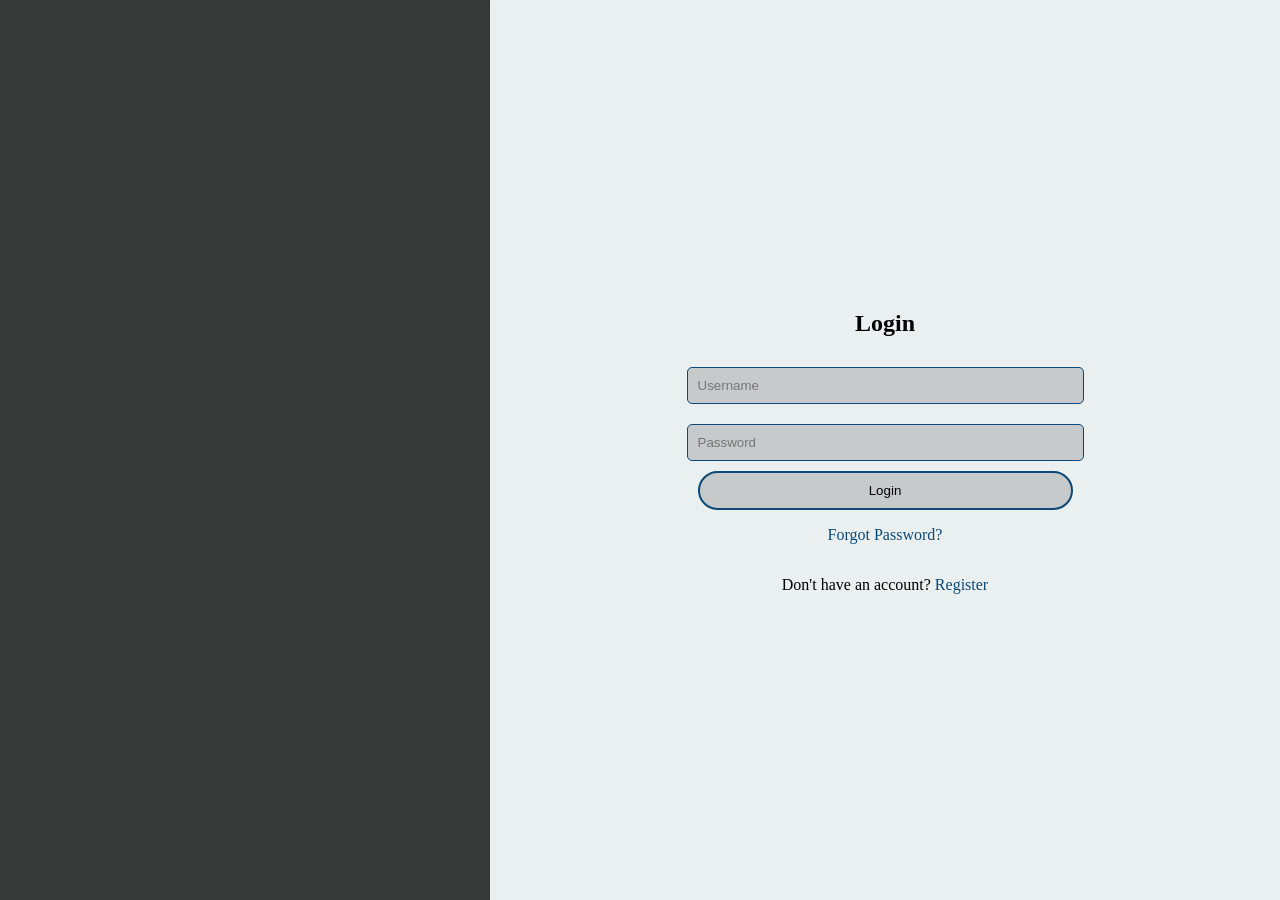
<file: authentication_ui/index.html>
<!DOCTYPE html>
<html>
<head>
  <title>Login</title>
  <link rel="stylesheet" href="style.css">
</head>
<body>

<div class="container">
    <h2>Login</h2>

    <input type="text" placeholder="Username">
    <input type="password" placeholder="Password">

    <button type="submit">Login</button>
    <P>
      <a href="forgot.html">Forgot Password?</a>
    </P>

    <p>
      Don't have an account?
      <a href="register.html">Register</a>
    </p>
</div>
<script src="script.js"></script>
</body>
</html>
</file>
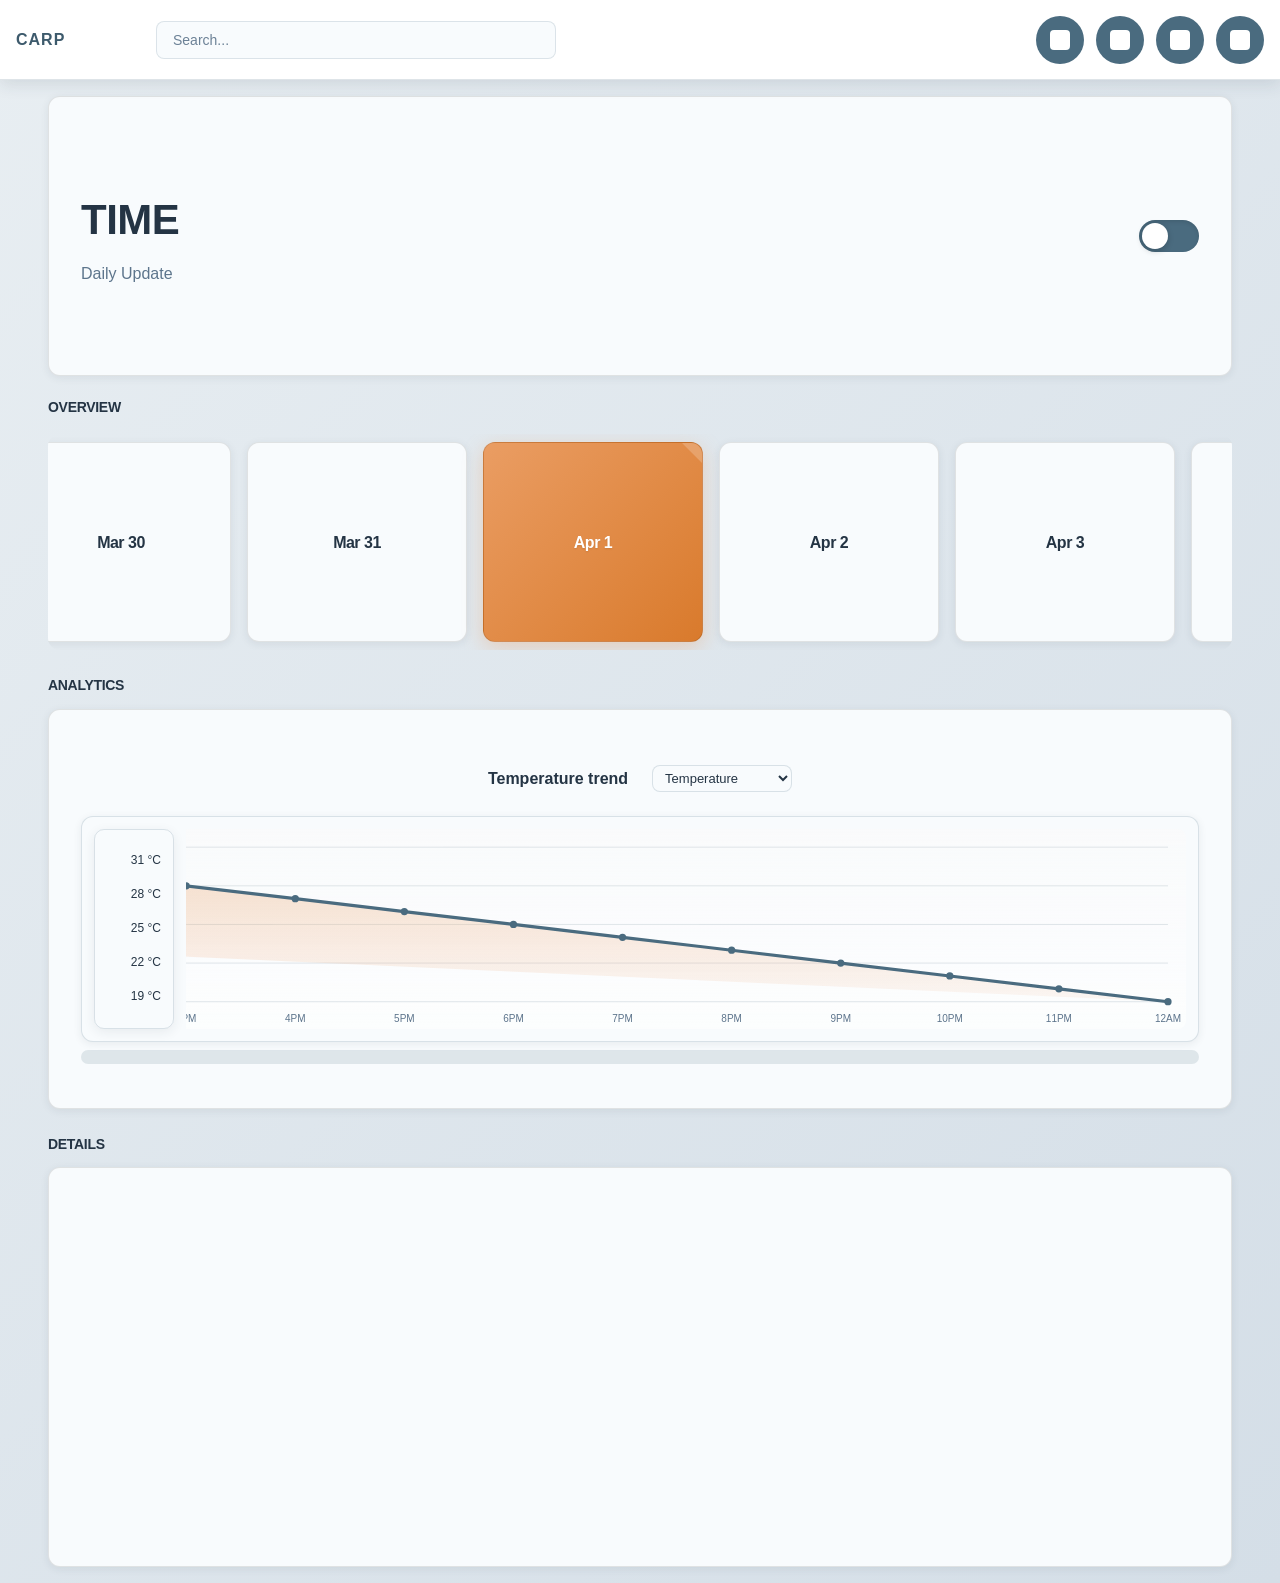
<file: dashboard_ui/index.html>
<!DOCTYPE html>
<html lang="en">

<head>
    <meta charset="UTF-8">
    <meta name="viewport" content="width=device-width, initial-scale=1.0">
    <link rel="stylesheet" href="styles.css">
    <title>CARP Dashboard</title>
</head>

<body>
    <!-- Top Navigation Bar -->
    <nav class="top-navbar">
        <section class="navbar-brand">
            <h2 class="brand-text">CARP</h2>
        </section>
        
        <section class="navbar-search">
            <input type="text" class="search-input" placeholder="Search..." aria-label="Search">
        </section>
        
        <section class="navbar-menu">
            <a href="#" class="nav-item active" title="Dashboard">
                <span class="nav-icon"></span>
            </a>
            <a href="#" class="nav-item" title="Reports">
                <span class="nav-icon"></span>
            </a>
            <a href="#" class="nav-item" title="Analytics"> 
                <span class="nav-icon"></span>
            </a>
            <a href="#" class="nav-item" title="Settings">
                <span class="nav-icon"></span>
            </a>
        </section>
    </nav>

    <!-- Main Dashboard Container -->
    <section class="dashboard-container">

        <!-- PAGE HEADER -->
        <header class="content-header">
            <section class="header-content">
                <h1 class="page-title">TIME</h1>
                <p class="page-subtitle">Daily Update</p>
            </section>
            <section class="header-status">
                <button class="theme-toggle" id="themeToggle" title="Toggle Night Mode" aria-label="Theme Toggle">
                    <span class="toggle-track"></span>
                    <span class="toggle-thumb"></span>
                </button>
            </section>
        </header>

        <!-- DASHBOARD CONTENT -->
        <section class="content-grid">

            <!-- OVERVIEW SECTION -->
            <section class="dashboard-section overview-section">
                <h2 class="section-title">Overview</h2>
                <section class="cards-container">
                    <section class="cards-row scrollable" id="scrollableCards"></section>
                </section>
            </section>

            <!-- ANALYTICS SECTION -->
            <section class="dashboard-section">
                <h2 class="section-title">Analytics</h2>
                <section class="cards-row">
                    <article class="card large weather-card">
                        <div class="analytics-header">
                            <div id="analyticsTitle" class="analytics-title"></div>
                            <div class="analytics-control">
                                <label for="chartType">
                                    <select id="chartType" aria-label="Choose analytics chart type">
                                        <option value="temperature">Temperature</option>
                                        <option value="humidity">Humidity</option>
                                        <option value="uv">UV Index</option>
                                        <option value="rain">Rain Precipitation</option>
                                    </select>
                                </label>
                            </div>
                        </div>
                        <div id="analyticsChartArea" class="analytics-chart-area" aria-live="polite">
                            <div class="analytics-chart-legend"></div>
                            <div class="analytics-chart-view" id="analyticsChartView">
                                Loading temperature graph...
                            </div>
                        </div>
                        <div class="analytics-scrollbar" id="analyticsScrollbar">
                            <div class="analytics-scroll-content" id="analyticsScrollContent"></div>
                        </div>
                    </article>
                </section>
            </section>

            <!-- DETAILS SECTION -->
            <section class="dashboard-section">
                <h2 class="section-title">Details</h2>
                <section class="cards-row">
                    <article class="card large"></article>
                </section>
            </section>

        </section>

    </section>

    <script src="dashboard.js"></script>
</body>

</html>
</file>
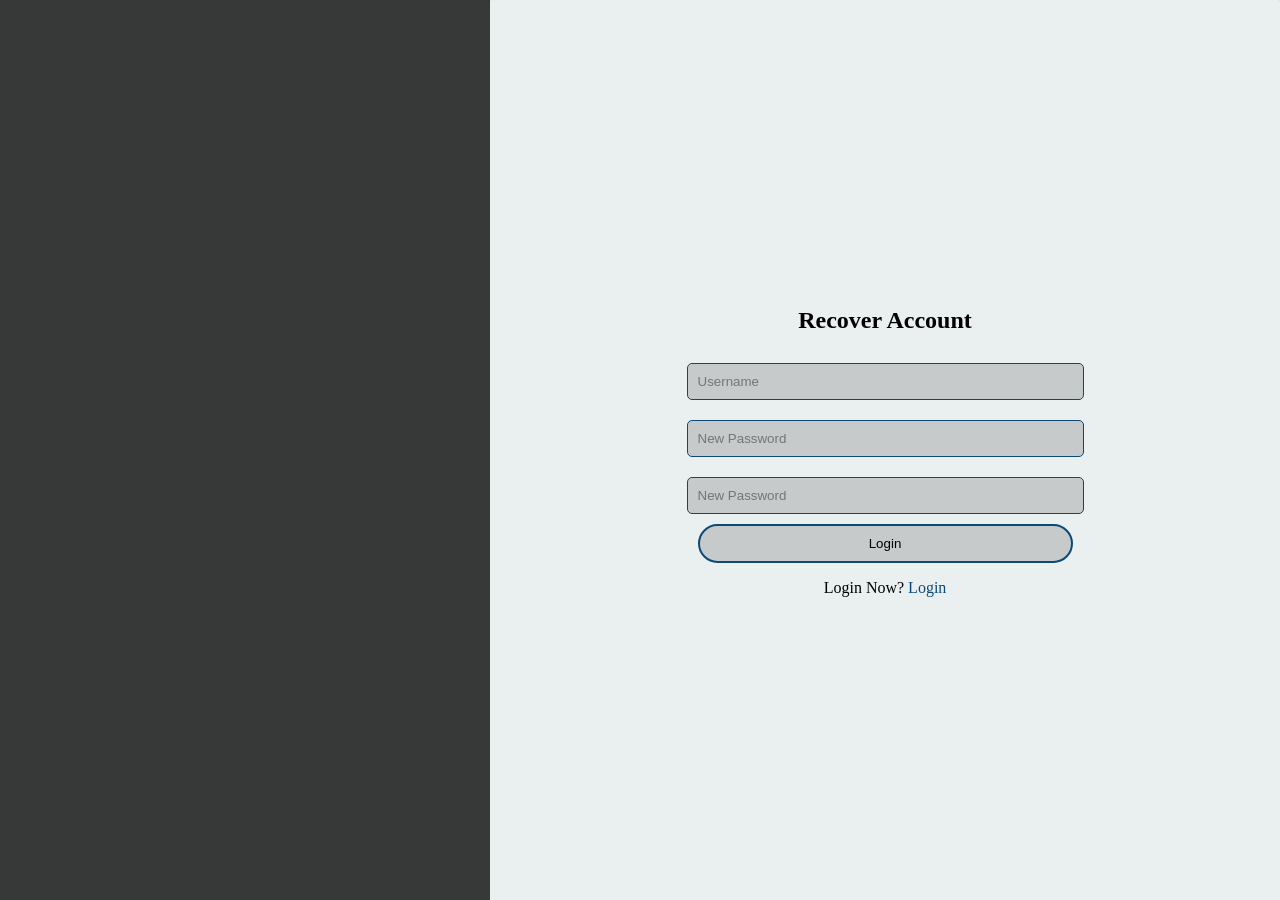
<file: authentication_ui/forgot.html>
<!DOCTYPE html>
<html>
<head>
  <title>Recover Account</title>
  <link rel="stylesheet" href="style.css">
</head>
<body>

<div class="container">
    <h2>Recover Account</h2>

    <input type="text" placeholder="Username">
    <input type="New Password" placeholder="New Password">
    <input type="New Password" placeholder="New Password">

    <button type="submit">Login</button>

    <p>
      Login Now?
      <a href="index.html">Login</a>
    </p>
</div>
<script src="script.js"></script>
</body>
</html>
</file>
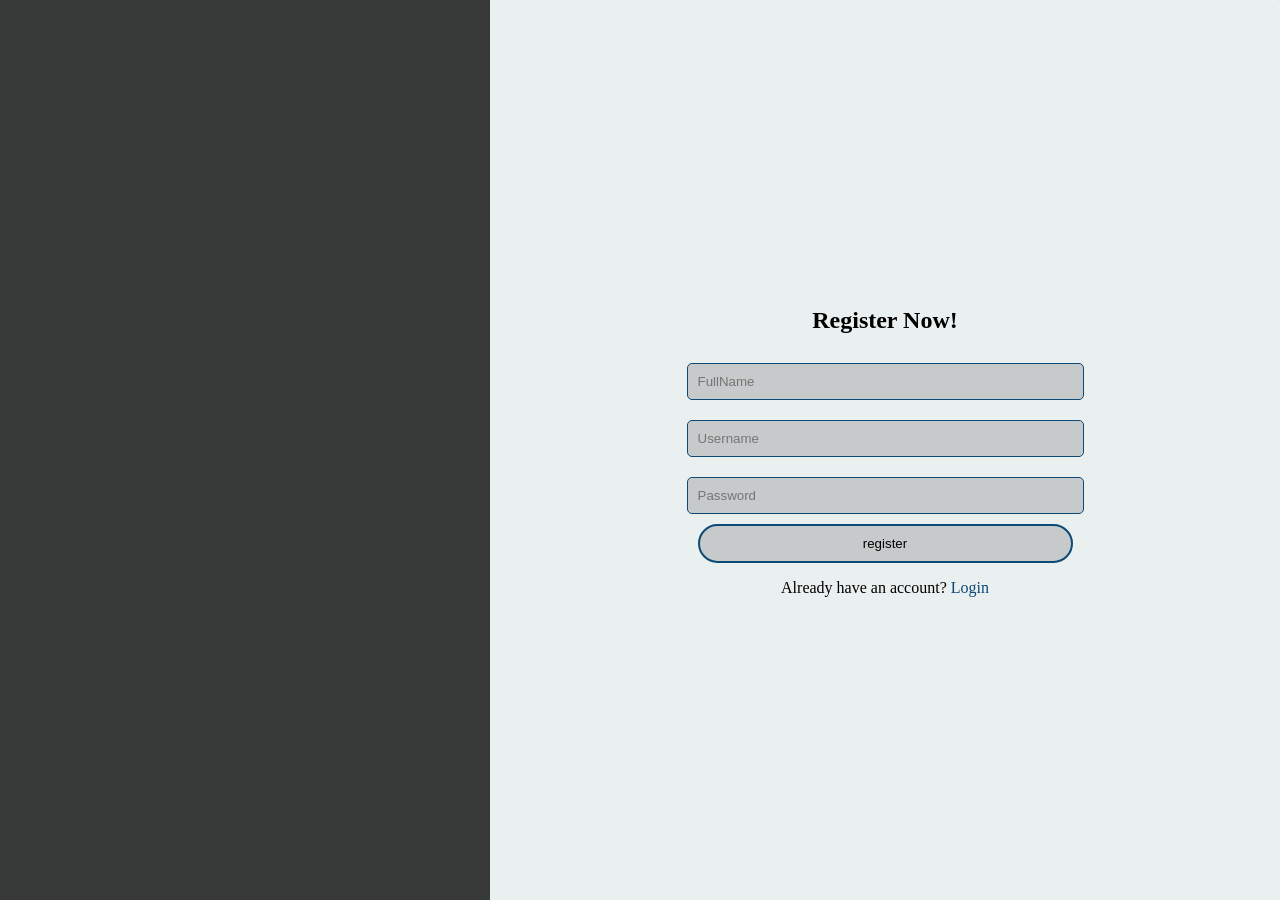
<file: authentication_ui/register.html>
<!DOCTYPE html>
<html>
<head>
    <title>Register</title>
    <link rel="stylesheet" href="style.css">
</head>
<body>

<div class="container">
    <h2>Register Now!</h2>

    <input type="FullName" id="FullName" placeholder="FullName">
    <input type="text" id="username" placeholder="Username">
    <input type="password" id="password" placeholder="Password">
    

    <button onclick="register()">register</button>

    <p>Already have an account? 
        <a href="index.html">Login</a>
    </p>
</div>

<script src="script.js"></script>
</body>
</html>
</file>
<file: authentication_ui/style.css>
body {
  font-family: Cambria, Cochin, Georgia, Times, 'Times New Roman', serif;
  background: #373939; 
  display: flex;
  justify-content: right;
  align-items: right;
  height: 100vh;
  margin: 0;
  border:  #0c4977;
}

.container {
  background: #EAEFEF;
  padding: 20px;
  border-radius: 0.5px;
  width: 750px;
  display: flex;
  flex-direction: column;  
  align-items: center;  
  justify-content: center;
  text-align: center;
  
}

input {
  width: 50%;
  padding: 10px;
  margin: 10px 0;
  background: #C6CACA;
  border: 1px solid  #0c4977;
  border-radius: 5px;
}

input:focus {
  background: #4f5353b3;
  outline: none;
}

button {
  padding: 10px;
  width: 50%;
  background: #C6CACA;
  color: orange(170, 97, 8);
  border: 2px solid #0c4977;
  cursor: pointer;
  border-radius: 60px;
}

button:hover {
  background: #C6CACA(175, 115, 1);
}

button:active {
  background: #4f5353;
}

a {
  color: #0c4977;
  text-decoration: none;
}
</file>
<file: dashboard_ui/styles.css>
/* ==========================================
   CARP DASHBOARD - GLOBAL STYLES
   ========================================== */

:root {
    --color-primary: #EA9D63;
    --color-secondary: #4A6B7F;
    --color-accent: #3D5A6C;
    --color-bg: #E8EEF2;
    --color-surface: #F8FBFD;
    --color-surface-alt: #FFFFFF;
    --color-surface-soft: rgba(255, 255, 255, 0.88);
    --color-border: rgba(74, 107, 127, 0.18);
    --color-text: #243444;
    --color-muted: #5D758C;
    --color-muted-soft: #8598A9;
    --scrollbar-track: rgba(74, 107, 127, 0.15);
    --scrollbar-thumb: rgba(74, 107, 127, 0.7);
    --chart-bg: linear-gradient(180deg, rgba(249, 250, 251, 0.9), rgba(255, 255, 255, 0.6));
    
    /* Spacing */
    --spacing-xs: 8px;
    --spacing-sm: 12px;
    --spacing-md: 16px;
    --spacing-lg: 20px;
    --spacing-xl: 24px;
    
    /* Border Radius */
    --radius-sm: 8px;
    --radius-md: 12px;
    --radius-lg: 16px;
    
    /* Shadows */
    --shadow-sm: 0 2px 8px rgba(34, 51, 68, 0.08);
    --shadow-md: 0 4px 16px rgba(34, 51, 68, 0.12);
    --shadow-lg: 0 8px 24px rgba(34, 51, 68, 0.15);
    
    /* Transitions */
    --transition-fast: 0.2s ease;
    --transition-smooth: 0.3s ease;
}

* {
    margin: 0;
    padding: 0;
    box-sizing: border-box;
}

html {
    scroll-behavior: smooth;
}

body {
    background: linear-gradient(135deg, var(--color-bg) 0%, #d4dee7 100%);
    font-family: -apple-system, BlinkMacSystemFont, 'Segoe UI', Roboto, Oxygen, Ubuntu, Cantarell, sans-serif;
    color: var(--color-text);
    line-height: 1.6;
    overflow-x: hidden;
    min-height: 100vh;
    transition: all var(--transition-smooth);
}

/* ==========================================
   DARK MODE THEME
   ========================================== */

body.dark-mode {
    --color-bg: #0D1320;
    --color-surface: #141E2E;
    --color-surface-alt: #1F2B3F;
    --color-surface-soft: rgba(255, 255, 255, 0.06);
    --color-border: rgba(255, 255, 255, 0.1);
    --color-text: #E8EEF4;
    --color-muted: #A0A8B3;
    --color-muted-soft: #B7C2D2;
    --scrollbar-track: rgba(255, 255, 255, 0.08);
    --scrollbar-thumb: rgba(74, 107, 127, 0.75);
    --chart-bg: linear-gradient(180deg, rgba(20, 30, 46, 0.95), rgba(28, 40, 60, 0.85));
    background: linear-gradient(135deg, var(--color-bg) 0%, #10182b 100%);
}

/* ==========================================
   DASHBOARD LAYOUT
   ========================================== */

.dashboard-container {
    width: 100%;
    padding: var(--spacing-md) 48px;
    display: flex;
    flex-direction: column;
    gap: var(--spacing-lg);
    min-height: calc(100vh - 80px);
    margin-top: 80px;
}

/* ==========================================
   TOP NAVIGATION BAR
   ========================================== */

.top-navbar {
    position: fixed;
    top: 0;
    left: 0;
    right: 0;
    height: 80px;
    background: var(--color-surface-alt);
    border-bottom: 1px solid var(--color-border);
    box-shadow: var(--shadow-md);
    display: flex;
    align-items: center;
    gap: var(--spacing-lg);
    padding: 0 var(--spacing-md);
    z-index: 200;
    transition: all var(--transition-smooth);
}

.navbar-brand {
    display: flex;
    align-items: center;
    min-width: 120px;
}

.brand-text {
    font-weight: 700;
    color: var(--color-accent);
    font-size: 16px;
    letter-spacing: 1px;
    text-transform: uppercase;
}

.navbar-search {
    flex: 1;
    max-width: 400px;
    display: flex;
    align-items: center;
}

.search-input {
    width: 100%;
    padding: 10px 16px;
    border: 1px solid var(--color-border);
    background-color: var(--color-surface);
    border-radius: var(--radius-sm);
    font-size: 14px;
    color: var(--color-text);
    transition: all var(--transition-smooth);
    outline: none;
    opacity: 0.9;
}

.search-input::placeholder {
    color: var(--color-muted);
}

.search-input:hover {
    border-color: var(--color-primary);
    background-color: var(--color-surface-alt);
    opacity: 1;
}

.search-input:focus {
    border-color: var(--color-primary);
    background-color: var(--color-surface-alt);
    box-shadow: 0 0 0 3px rgba(234, 157, 99, 0.15);
    opacity: 1;
}

.navbar-menu {
    display: flex;
    align-items: center;
    gap: var(--spacing-sm);
    margin-left: auto;
}

.nav-item {
    display: flex;
    align-items: center;
    justify-content: center;
    width: 48px;
    height: 48px;
    background-color: var(--color-secondary);
    border-radius: 50%;
    border: 1px solid transparent;
    cursor: pointer;
    transition: all var(--transition-smooth);
    text-decoration: none;
    outline: none;
}

.nav-item:hover {
    transform: translateY(-2px);
    box-shadow: var(--shadow-md);
}

.nav-item.active {
    background-color: var(--color-secondary);
}

.nav-icon {
    width: 20px;
    height: 20px;
    background-color: var(--color-surface-alt);
    border-radius: 4px;
    transition: transform var(--transition-fast), background-color var(--transition-fast);
}

.nav-item:hover .nav-icon,
.nav-item:active .nav-icon {
    transform: scale(1.1);
    background-color: var(--color-primary);
}

/* ==========================================
   CONTENT HEADER
   ========================================== */

.content-header {
    background: var(--color-surface);
    padding: 80px 32px;
    border-radius: var(--radius-md);
    display: flex;
    justify-content: space-between;
    align-items: center;
    box-shadow: var(--shadow-sm);
    border: 1px solid rgba(0, 0, 0, 0.1);
    min-height: 280px;
}

.header-content {
    display: flex;
    flex-direction: column;
    gap: 8px;
}

.page-title {
    font-size: 42px;
    font-weight: 700;
    color: var(--color-text);
    letter-spacing: -0.5px;
}

.page-subtitle {
    font-size: 16px;
    color: var(--color-muted);
    font-weight: 500;
}

.header-status {
    display: flex;
    align-items: center;
}

.theme-toggle {
    width: 60px;
    height: 32px;
    background: none;
    border: none;
    cursor: pointer;
    padding: 0;
    position: relative;
    outline: none;
    transition: all var(--transition-smooth);
    display: flex;
    align-items: center;
}

.toggle-track {
    display: block;
    position: absolute;
    width: 100%;
    height: 100%;
    background-color: var(--color-secondary);
    border-radius: 16px;
    transition: all var(--transition-smooth);
    box-shadow: inset 0 2px 4px rgba(0, 0, 0, 0.1);
    z-index: 1;
}

.toggle-thumb {
    display: block;
    position: absolute;
    width: 26px;
    height: 26px;
    background: white;
    border-radius: 50%;
    top: 50%;
    left: 3px;
    transform: translateY(-50%);
    transition: all var(--transition-smooth);
    box-shadow: 0 2px 6px rgba(0, 0, 0, 0.2);
    z-index: 2;
}

.theme-toggle:hover .toggle-track {
    box-shadow: inset 0 2px 6px rgba(0, 0, 0, 0.15);
}

.theme-toggle.active .toggle-track {
    background-color: var(--color-primary);
}

.theme-toggle.active .toggle-thumb {
    left: 31px;
    background: #FFD700;
}

/* ==========================================
   CONTENT SECTIONS
   ========================================== */

.content-grid {
    display: flex;
    flex-direction: column;
    gap: var(--spacing-xl);
    flex: 1;
}

.dashboard-section {
    display: flex;
    flex-direction: column;
    gap: var(--spacing-sm);
}

.overview-section {
    gap: var(--spacing-md);
}

.section-title {
    font-size: 16px;
    font-weight: 700;
    color: var(--color-text);
    letter-spacing: -0.3px;
    text-transform: uppercase;
    font-size: 14px;
}

/* ==========================================
   CARDS
   ========================================== */

.cards-container {
    width: 100%;
    overflow: hidden;
    border-radius: var(--radius-md);
}

.cards-row {
    display: grid;
    grid-template-columns: 1fr;
    gap: var(--spacing-md);
}

.cards-row.scrollable {
    display: flex;
    gap: var(--spacing-md);
    overflow-x: auto;
    overflow-y: hidden;
    padding: 8px 0;
    width: 100%;
    scroll-behavior: smooth;
}

.cards-row.scrollable::-webkit-scrollbar {
    height: 4px;
}

.cards-row.scrollable::-webkit-scrollbar-track {
    background: transparent;
}

.cards-row.scrollable::-webkit-scrollbar-thumb {
    background: var(--color-secondary);
    border-radius: 2px;
}

.card {
    background: var(--color-surface);
    border-radius: var(--radius-md);
    box-shadow: var(--shadow-sm);
    transition: all var(--transition-smooth);
    cursor: pointer;
    border: 1px solid rgba(0, 0, 0, 0.1);
    outline: none;
    display: flex;
    align-items: center;
    justify-content: center;
    position: relative;
}

.card:hover {
    box-shadow: var(--shadow-lg);
    transform: translateY(-6px);
    border-color: rgba(255, 255, 255, 1);
}

.card-date {
    font-size: 16px;
    font-weight: 700;
    color: var(--color-text);
    text-align: center;
    letter-spacing: -0.5px;
}

.card.small {
    min-height: 200px;
}

.cards-row.scrollable .card.small {
    min-width: 220px;
    flex-shrink: 0;
}

.card.today {
    background: linear-gradient(135deg, var(--color-primary) 0%, #d97a2c 100%);
    box-shadow: 0 6px 20px rgba(234, 157, 99, 0.35);
    position: relative;
    overflow: hidden;
}

.card.today::before {
    content: '';
    position: absolute;
    top: 0;
    right: 0;
    width: 0;
    height: 0;
    border-style: solid;
    border-width: 0 20px 20px 0;
    border-color: transparent rgba(255, 255, 255, 0.2) transparent transparent;
}

.card.today .card-date {
    color: white;
    font-weight: 700;
    text-shadow: 0 1px 2px rgba(0, 0, 0, 0.1);
}

.card.today:hover {
    box-shadow: 0 8px 24px rgba(234, 157, 99, 0.45);
    transform: translateY(-8px) scale(1.02);
}

.card.large {
    height: 400px;
    min-height: 400px;
    max-height: 400px;
    grid-column: span 2;
}

/* ==========================================
   WEATHER CARD
   ========================================== */

.weather-card {
    flex-direction: column;
    padding: var(--spacing-lg);
    overflow-y: auto;
    justify-content: center;
}

.analytics-header {
    display: flex;
    align-items: center;
    justify-content: space-between;
    gap: var(--spacing-md);
    margin-bottom: var(--spacing-sm);
}

.analytics-title {
    text-align: left;
    font-size: 16px;
    font-weight: 600;
    color: var(--color-text);
    margin: 0;
}

.analytics-control {
    display: flex;
    align-items: center;
    justify-content: flex-end;
    gap: var(--spacing-sm);
    font-size: 13px;
    color: var(--color-text);
}

.analytics-control select {
    margin-left: 8px;
    padding: 4px 8px;
    border-radius: var(--radius-sm);
    border: 1px solid var(--color-border);
    background: var(--color-surface);
    color: var(--color-text);
    font-size: 13px;
    transition: all var(--transition-fast);
}

.analytics-control select:hover {
    border-color: var(--color-primary);
    background: var(--color-surface-alt);
}

.analytics-control select:focus {
    outline: none;
    border-color: var(--color-primary);
    box-shadow: 0 0 0 2px rgba(234, 157, 99, 0.2);
}

.analytics-title {
    text-align: center;
    font-size: 16px;
    font-weight: 600;
    color: var(--color-text);
    margin: var(--spacing-sm) 0;
}

.analytics-chart-area {
    width: calc(100% - 24px);
    min-height: 2in;
    background: var(--color-surface);
    border: 1px solid var(--color-border);
    border-radius: var(--radius-md);
    overflow: hidden;
    padding: 12px;
    margin: 0 12px;
    box-sizing: border-box;
    box-shadow: var(--shadow-sm);
    display: flex;
    gap: 12px;
}

.analytics-chart-legend {
    min-width: 80px;
    display: grid;
    grid-template-rows: repeat(5, 1fr);
    justify-items: center;
    align-items: center;
    color: var(--color-text);
    font-size: 12px;
    padding: 14px 12px;
    background: transparent;
    border: 1px solid var(--color-border);
    border-radius: calc(var(--radius-sm) + 2px);
    box-shadow: 0 3px 12px rgba(34, 51, 68, 0.08);
    line-height: 1.3;
}

.analytics-chart-legend span {
    text-align: center;
    width: 100%;
}

.analytics-chart-legend span {
    width: 100%;
    text-align: right;
}

.analytics-chart-scroll {
    width: 100%;
    overflow-x: auto;
    overflow-y: hidden;
}

.analytics-chart-area svg {
    width: auto;
    height: 180px;
    min-width: 900px;
}

.analytics-chart-view {
    width: 100%;
    overflow: hidden;
    position: relative;
}

.analytics-chart-view svg {
    display: block;
    transform-origin: left center;
    border-radius: var(--radius-sm);
    background: var(--chart-bg);
}

.analytics-scrollbar {
    width: calc(100% - 24px);
    height: 14px;
    margin: 8px 12px 0;
    background: var(--scrollbar-track);
    border-radius: 8px;
    overflow-x: auto;
    overflow-y: hidden;
    box-sizing: border-box;
}

.analytics-scrollbar::-webkit-scrollbar {
    height: 8px;
}

.analytics-scrollbar::-webkit-scrollbar-track {
    background: transparent;
}

.analytics-scrollbar::-webkit-scrollbar-thumb {
    background: var(--scrollbar-thumb);
    border-radius: 4px;
}

.analytics-chart-view svg {
    width: auto;
    height: 200px;
    min-width: 900px;
    transition: transform 0.15s ease;
    will-change: transform;
}

.analytics-chart-view circle:hover {
    transform: scale(1.25);
    r: 6;
    cursor: pointer;
    fill: #2563eb;
}

.analytics-chart-content {
    position: relative;
}

.analytics-scroll-content {
    width: 1200px;
    height: 16px;
}

.weather-header {
    display: flex;
    justify-content: space-between;
    align-items: center;
    margin-bottom: var(--spacing-lg);
    border-bottom: 1px solid rgba(0, 0, 0, 0.1);
    padding-bottom: var(--spacing-md);
}

.weather-header h3 {
    font-size: 18px;
    font-weight: 700;
    color: var(--color-text);
    margin: 0;
}

.weather-selector {
    display: flex;
    gap: var(--spacing-md);
    align-items: center;
}

.weather-filter {
    font-size: 13px;
    color: var(--color-muted);
    background: var(--color-surface-soft);
    padding: 6px 12px;
    border-radius: var(--radius-sm);
}

.weather-nav {
    background: none;
    border: none;
    color: var(--color-muted);
    font-size: 13px;
    cursor: pointer;
    padding: 0;
}

.weather-nav:hover {
    color: var(--color-primary);
}

.weather-content {
    display: flex;
    flex-direction: column;
    gap: var(--spacing-md);
    flex: 1;
    min-height: 0;
}

.weather-main {
    display: grid;
    grid-template-columns: 1fr;
    grid-template-rows: auto 1fr auto;
    gap: var(--spacing-md);
    align-items: stretch;
    width: 100%;
    height: 100%;
    min-height: 0;
}

.weather-hours {
    display: flex;
    flex-direction: row;
    gap: 12px;
    overflow-x: auto;
    align-items: center;
    width: 100%;
    padding: 8px 0;
    border-bottom: 1px solid rgba(0,0,0,0.1);
    min-height: 80px;
}

.hour-item {
    display: flex;
    flex-direction: column;
    align-items: center;
    gap: 4px;
    min-width: 80px;
    padding: 8px;
    border-radius: var(--radius-sm);
    background: var(--color-surface-soft);
    flex: 0 0 auto;
}

.hour-time {
    font-size: 12px;
    color: var(--color-muted);
    font-weight: 600;
}

.hour-temp {
    font-size: 14px;
    font-weight: 700;
    color: var(--color-primary);
}

.hour-icon {
    font-size: 18px;
}

.weather-chart {
    display: none;
}

.weather-chart svg {
    width: 1800px;
    height: 100%;
    transform: rotate(180deg);
}

.weather-percentages {
    display: flex;
    flex-direction: row;
    gap: 8px;
    justify-content: space-between;
    width: 100%;
    padding-top: 8px;
}

.percentage-item {
    font-size: 12px;
    color: var(--color-muted);
    font-weight: 600;
    text-align: center;
    flex: 1;
    min-height: 56.25px;
    display: flex;
    align-items: center;
    justify-content: center;
}

/* ==========================================
   RESPONSIVE DESIGN
   ========================================== */

/* Tablet (768px and below) */
@media (max-width: 768px) {
    .top-navbar {
        height: 70px;
        gap: var(--spacing-sm);
        padding: 0 var(--spacing-sm);
    }

    .dashboard-container {
        padding: var(--spacing-sm);
        margin-top: 70px;
        min-height: calc(100vh - 70px);
    }

    .navbar-brand {
        min-width: 80px;
    }

    .brand-text {
        font-size: 14px;
    }

    .navbar-search {
        max-width: 250px;
    }

    .search-input {
        font-size: 13px;
        padding: 8px 12px;
    }

    .navbar-menu {
        gap: 6px;
    }

    .nav-item {
        width: 42px;
        height: 42px;
    }

    .content-header {
        padding: var(--spacing-lg) var(--spacing-sm);
    }

    .page-title {
        font-size: 20px;
    }

    .cards-row {
        grid-template-columns: repeat(auto-fit, minmax(100px, 1fr));
        gap: var(--spacing-sm);
    }

    .cards-row.scrollable .card.small {
        min-width: 180px;
    }

    .card.small {
        min-height: 160px;
    }

    .card-date {
        font-size: 14px;
    }

    .card.large {
        height: 312px;
        min-height: 312px;
        max-height: 312px;
        grid-column: span 1;
    }
}

/* Mobile (480px and below) */
@media (max-width: 480px) {
    .top-navbar {
        height: 60px;
        flex-wrap: wrap;
        gap: var(--spacing-xs);
        padding: 0 var(--spacing-xs);
    }

    .dashboard-container {
        padding: var(--spacing-xs);
        margin-top: 60px;
        min-height: calc(100vh - 60px);
    }

    .navbar-brand {
        min-width: 60px;
    }

    .brand-text {
        font-size: 12px;
    }

    .navbar-search {
        max-width: 100%;
        order: 3;
        flex-basis: 100%;
    }

    .search-input {
        font-size: 12px;
        padding: 6px 10px;
    }

    .navbar-menu {
        gap: 4px;
    }

    .nav-item {
        width: 36px;
        height: 36px;
    }

    .dashboard-container {
        padding: var(--spacing-xs);
    }

    .content-header {
        flex-direction: row;
        padding: var(--spacing-sm) var(--spacing-xs);
    }

    .page-title {
        font-size: 18px;
    }

    .page-subtitle {
        font-size: 11px;
    }

    .status-indicator {
        width: 24px;
        height: 24px;
    }

    .content-grid {
        gap: var(--spacing-sm);
    }

    .section-title {
        font-size: 12px;
    }

    .cards-row {
        grid-template-columns: 1fr;
        gap: var(--spacing-xs);
    }

    .card.small {
        min-height: 140px;
    }

    .cards-row.scrollable .card.small {
        min-width: 140px;
    }

    .card-date {
        font-size: 13px;
    }

    .card.large {
        min-height: 175px;
    }
}
</file>
